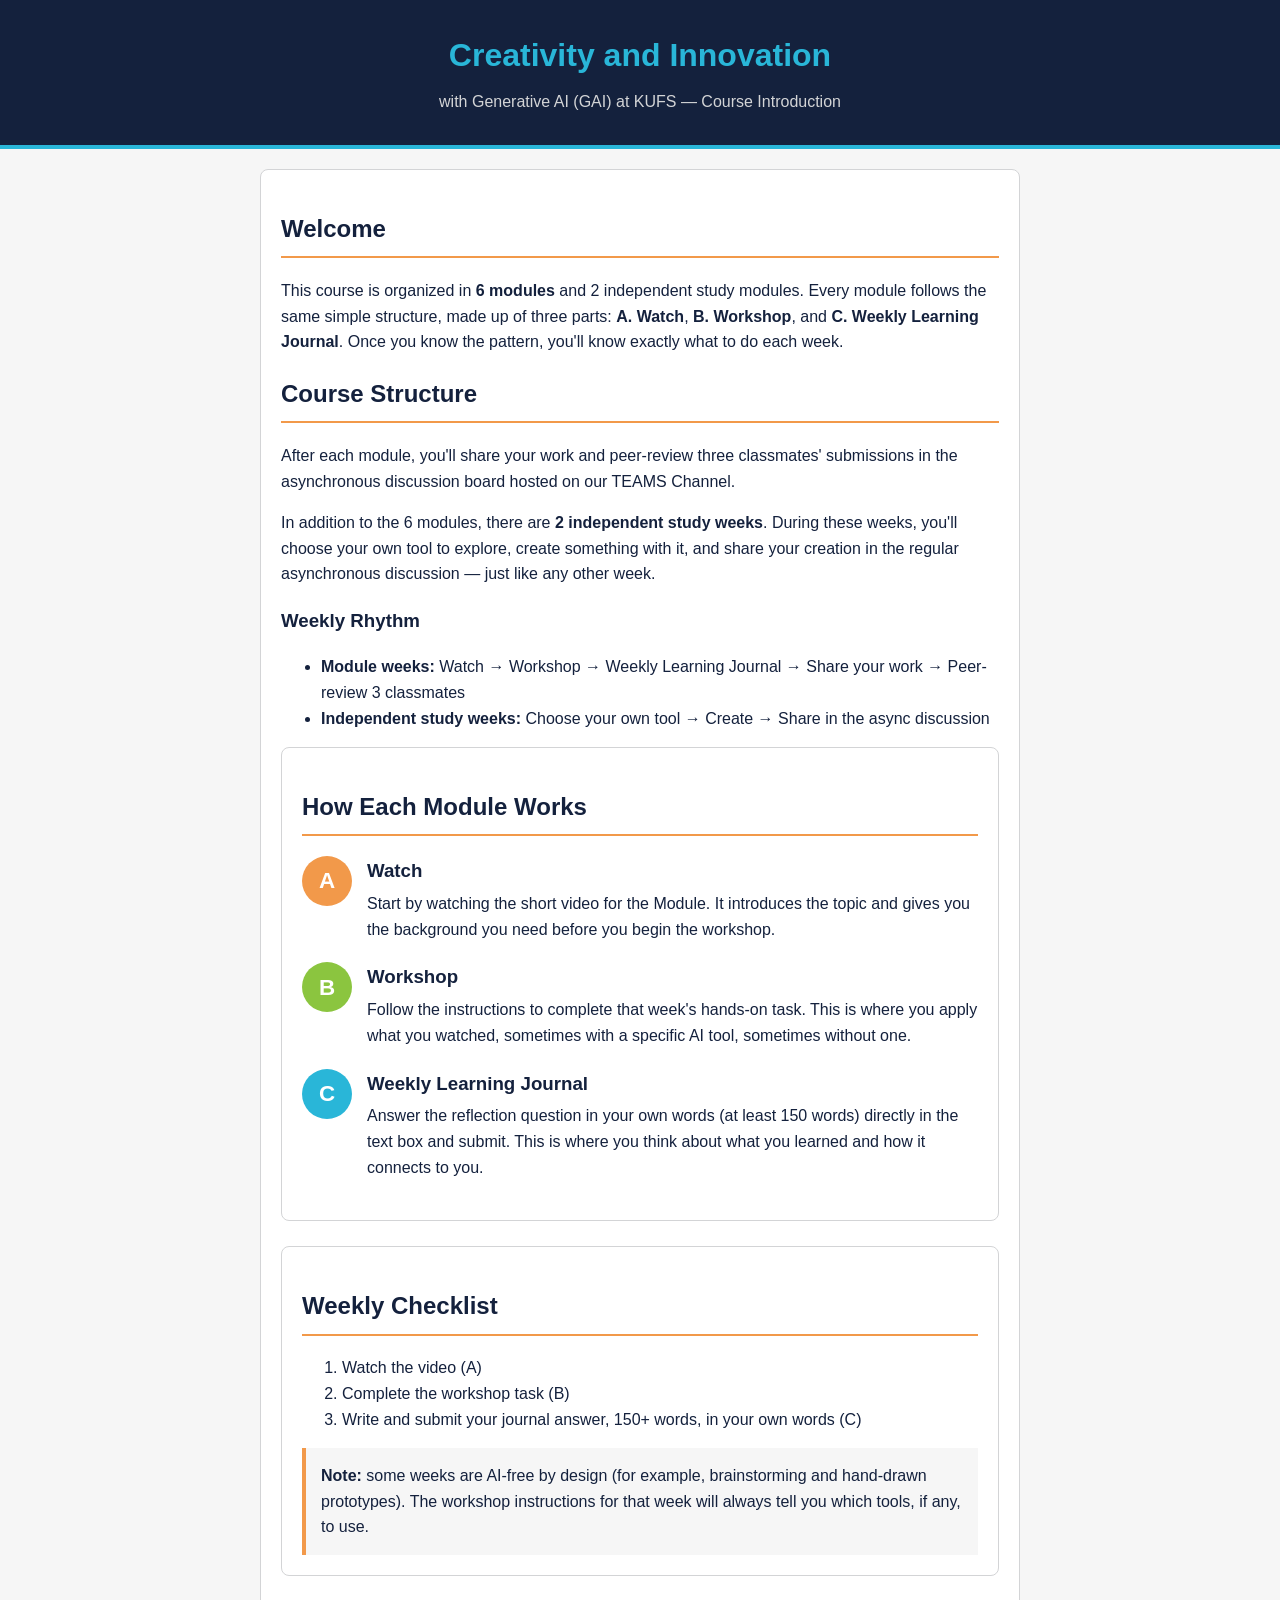
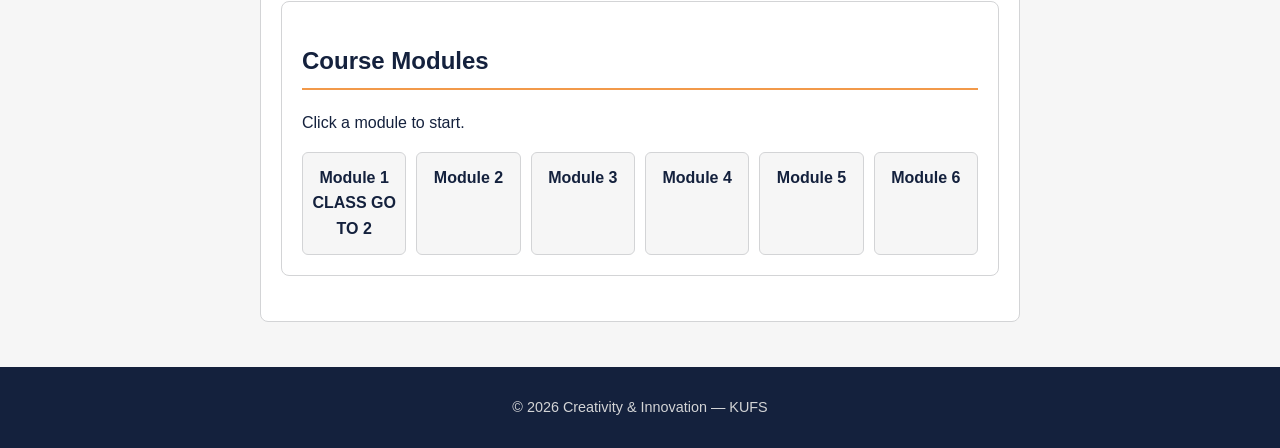
<file: index.html>
<!DOCTYPE html>
<html lang="en">
<head>
  <meta charset="UTF-8">
  <meta name="viewport" content="width=device-width, initial-scale=1.0">
  <title>Course Introduction</title>

  <style>
    /* ==========================================
       COLOR PALETTE (matches KUFS "Creativity and
       Innovation" branding)
       Navy       : #14213d
       Cyan       : #29b6d8
       Lime green : #8bc53f
       Orange     : #f2994a
       Off-white  : #f6f6f6
       ========================================== */

    * {
      box-sizing: border-box;
    }

    body {
      margin: 0;
      font-family: Arial, Helvetica, sans-serif;
      color: #14213d;
      background-color: #f6f6f6;
      line-height: 1.6;
    }

    /* ---------- HEADER ---------- */
    header {
      background-color: #14213d;
      color: #f6f6f6;
      padding: 30px 20px;
      text-align: center;
      border-bottom: 4px solid #29b6d8;
    }

    header h1 {
      margin: 0 0 8px 0;
      color: #29b6d8;
    }

    header p {
      margin: 0;
      color: #d3d4d6;
    }

    /* ---------- MAIN LAYOUT ---------- */
    main {
      max-width: 800px;
      margin: 0 auto;
      padding: 20px;
    }

    article {
      background-color: #ffffff;
      border: 1px solid #d3d4d6;
      border-radius: 8px;
      padding: 20px;
      margin-bottom: 25px;
    }

    article h2 {
      color: #14213d;
      border-bottom: 2px solid #f2994a;
      padding-bottom: 8px;
    }

    /* ---------- ABC EXPLANATION BLOCKS ---------- */
    .abc-block {
      display: flex;
      align-items: flex-start;
      gap: 15px;
      margin-bottom: 20px;
    }

    .abc-letter {
      flex-shrink: 0;
      width: 50px;
      height: 50px;
      border-radius: 50%;
      background-color: #29b6d8;
      color: #ffffff;
      display: flex;
      align-items: center;
      justify-content: center;
      font-size: 1.4em;
      font-weight: bold;
    }

    .abc-block:nth-child(2) .abc-letter {
      background-color: #f2994a;
    }

    .abc-block:nth-child(3) .abc-letter {
      background-color: #8bc53f;
    }

    .abc-block h3 {
      margin: 0 0 5px 0;
    }

    .abc-block p {
      margin: 0;
    }

    /* ---------- WEEK GRID ---------- */
    .week-grid {
      display: grid;
      grid-template-columns: repeat(auto-fill, minmax(100px, 1fr));
      gap: 10px;
      margin-top: 15px;
    }

    .week-grid a {
      display: block;
      text-align: center;
      background-color: #f6f6f6;
      border: 1px solid #d3d4d6;
      border-radius: 6px;
      padding: 12px 5px;
      text-decoration: none;
      color: #14213d;
      font-weight: bold;
      transition: background-color 0.2s;
    }

    .week-grid a:hover {
      background-color: #29b6d8;
      color: #ffffff;
      border-color: #29b6d8;
    }

    /* ---------- NOTE BOX ---------- */
    .note-box {
      background-color: #f6f6f6;
      border-left: 4px solid #f2994a;
      padding: 15px;
      margin-top: 15px;
    }

    .note-box p {
      margin: 0;
    }

    /* ---------- FOOTER ---------- */
    footer {
      background-color: #14213d;
      color: #d3d4d6;
      text-align: center;
      padding: 15px;
      font-size: 0.9em;
    }
  </style>
</head>
<body>

  <!-- ================= HEADER ================= -->
  <header>
    <h1>Creativity and Innovation</h1>
    <p>with Generative AI (GAI) at KUFS &mdash; Course Introduction</p>
  </header>

  <!-- ================= MAIN CONTENT ================= -->
  <main>

    <!-- ---- Welcome ---- -->
    <article>
      <h2>Welcome</h2>
     <p>This course is organized in <strong>6 modules </strong> and 2 independent study modules. Every module follows the same simple structure, made up of three parts: <strong>A. Watch</strong>, <strong>B. Workshop</strong>, and <strong>C. Weekly Learning Journal</strong>. Once you know the pattern, you'll know exactly what to do each week.</p>

<h2>Course Structure</h2>
<p> After each module, you'll share your work and peer-review three classmates' submissions in the asynchronous discussion board hosted on our TEAMS Channel.</p>

<p>In addition to the 6 modules, there are <strong>2 independent study weeks</strong>. During these weeks, you'll choose your own tool to explore, create something with it, and share your creation in the regular asynchronous discussion — just like any other week.</p>

<h3>Weekly Rhythm</h3>
<ul>
  <li><strong>Module weeks:</strong> Watch → Workshop → Weekly Learning Journal → Share your work → Peer-review 3 classmates</li>
  <li><strong>Independent study weeks:</strong> Choose your own tool → Create → Share in the async discussion</li>
</ul>

    <!-- ---- How Each Week Works ---- -->
    <article>
      <h2>How Each Module Works</h2>

      <div class="abc-block">
        <div class="abc-letter">A</div>
        <div>
          <h3>Watch</h3>
          <p>Start by watching the short video for the Module. It introduces the topic and gives you the background you need before you begin the workshop.</p>
        </div>
      </div>

      <div class="abc-block">
        <div class="abc-letter">B</div>
        <div>
          <h3>Workshop</h3>
          <p>Follow the instructions to complete that week's hands-on task. This is where you apply what you watched, sometimes with a specific AI tool, sometimes without one.</p>
        </div>
      </div>

      <div class="abc-block">
        <div class="abc-letter">C</div>
        <div>
          <h3>Weekly Learning Journal</h3>
          <p>Answer the reflection question in your own words (at least 150 words) directly in the text box and submit. This is where you think about what you learned and how it connects to you.</p>
        </div>
      </div>
    </article>

    <!-- ---- Weekly Checklist ---- -->
    <article>
      <h2>Weekly Checklist</h2>
      <ol>
        <li>Watch the video (A)</li>
        <li>Complete the workshop task (B)</li>
        <li>Write and submit your journal answer, 150+ words, in your own words (C)</li>
      </ol>

      <div class="note-box">
        <p><strong>Note:</strong> some weeks are AI-free by design (for example, brainstorming and hand-drawn prototypes). The workshop instructions for that week will always tell you which tools, if any, to use.</p>
      </div>
    </article>

    <!-- ---- Course Weeks ---- -->
    <article>
      <h2>Course Modules</h2>
      <p>Click a module to start.</p>

      <div class="week-grid">
        <a href="week1.html">Module 1 CLASS GO TO 2</a>
        <a href="week2.html">Module 2</a>
        <a href="week3.html">Module 3</a>
        <a href="week4.html">Module 4</a>
        <a href="week5.html">Module 5</a>
        <a href="week6.html">Module 6</a>
     
      </div>
    </article>

  </main>

  <!-- ================= FOOTER ================= -->
  <footer>
    <p>&copy; 2026 Creativity &amp; Innovation — KUFS</p>
  </footer>

</body>
</html>
</file>
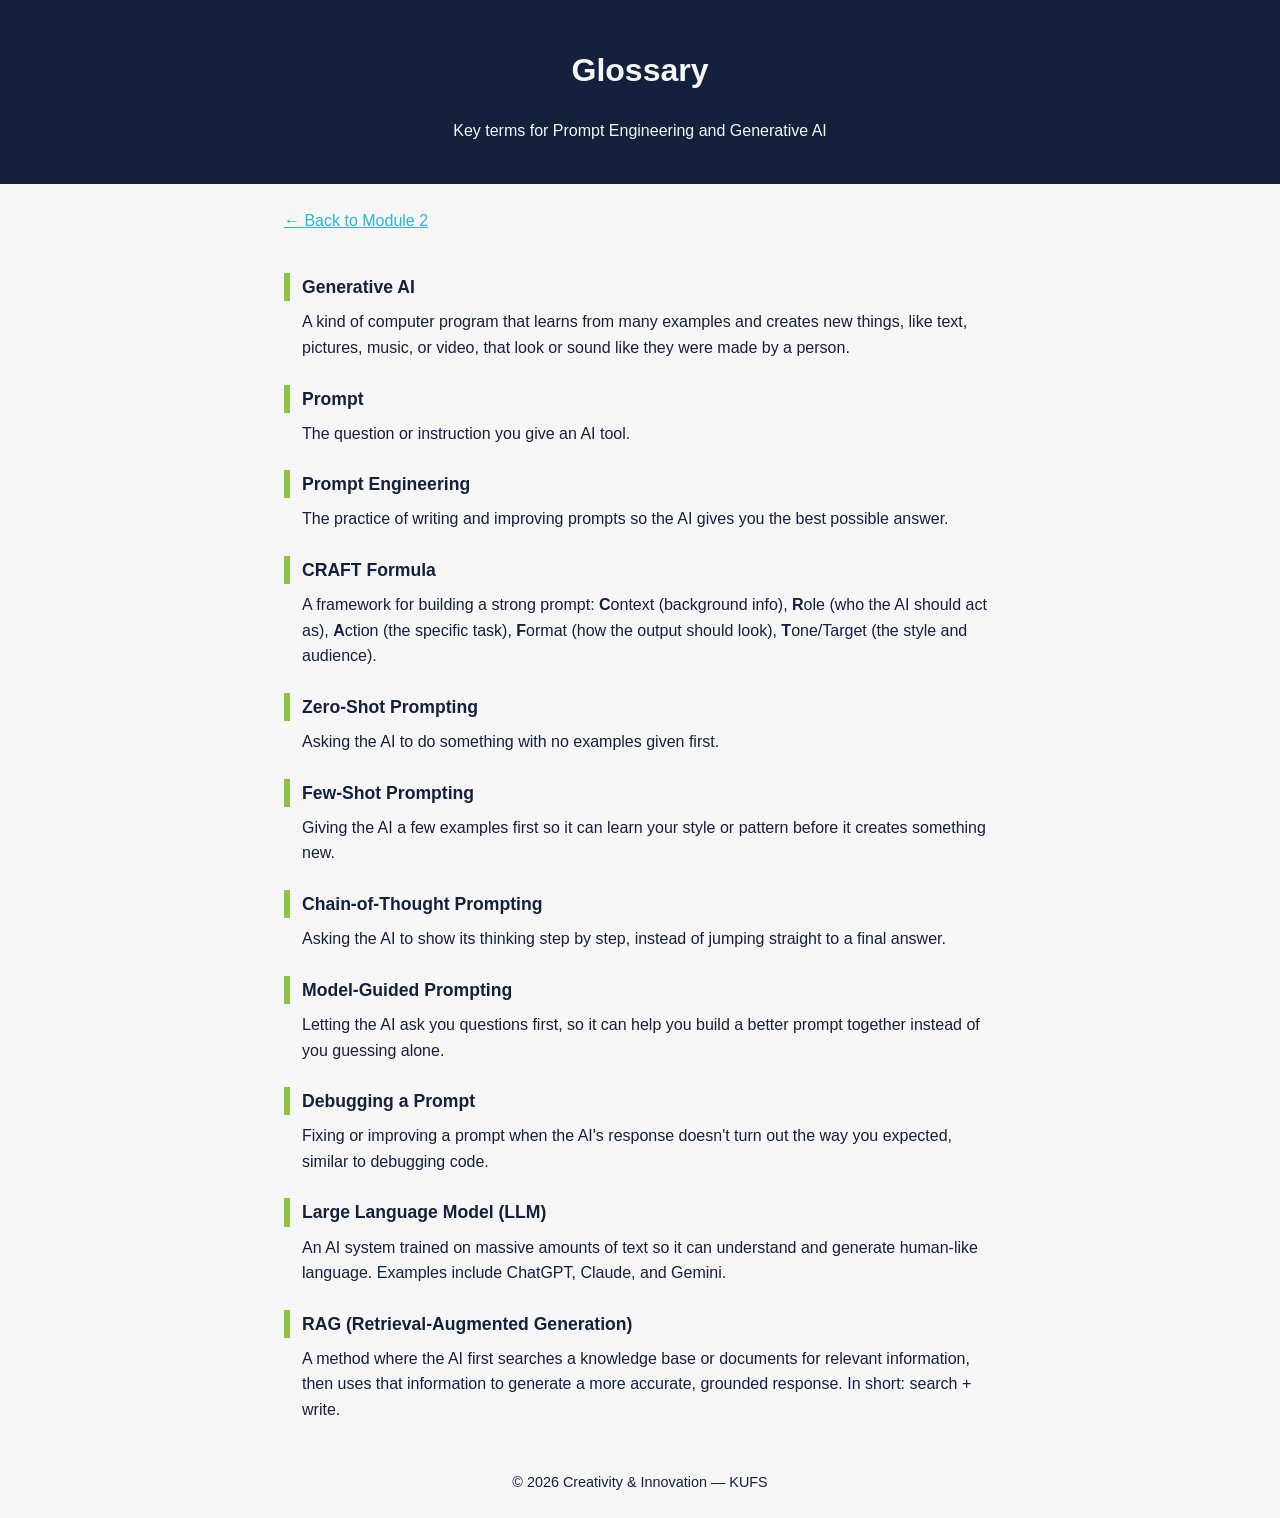
<file: glossary.html>
<!DOCTYPE html>
<html lang="en">
<head>
<meta charset="UTF-8">
<meta name="viewport" content="width=device-width, initial-scale=1.0">
<title>Glossary</title>

<style>
  /* ================================================
     COLOR PALETTE (matches KUFS "Creativity and
     Innovation" branding)
     Navy       : #14213d
     Cyan       : #29b6d8
     Lime green : #8bc53f
     Orange     : #f2994a
     Off-white  : #f6f6f6
     ================================================ */

  * {
    box-sizing: border-box;
  }

  body {
    margin: 0;
    font-family: Arial, Helvetica, sans-serif;
    color: #14213d;
    background-color: #f6f6f6;
    line-height: 1.6;
  }

  header {
    background-color: #14213d;
    color: #f6f6f6;
    padding: 24px;
    text-align: center;
  }

  main {
    max-width: 760px;
    margin: 0 auto;
    padding: 24px;
  }

  a {
    color: #29b6d8;
  }

  .back-link {
    display: inline-block;
    margin-bottom: 16px;
  }

  dl {
    margin: 0;
  }

  dt {
    font-weight: bold;
    font-size: 1.1em;
    color: #14213d;
    border-left: 6px solid #8bc53f;
    padding-left: 12px;
    margin-top: 24px;
  }

  dd {
    margin: 8px 0 0 18px;
  }

  footer {
    text-align: center;
    padding: 24px;
    color: #14213d;
    font-size: 0.9em;
  }
</style>
</head>
<body>

<header>
  <h1>Glossary</h1>
  <p>Key terms for Prompt Engineering and Generative AI</p>
</header>

<main>
  <a class="back-link" href="week2.html">&larr; Back to Module 2</a>

  <dl>
    <dt>Generative AI</dt>
    <dd>A kind of computer program that learns from many examples and creates new things, like text, pictures, music, or video, that look or sound like they were made by a person.</dd>

    <dt>Prompt</dt>
    <dd>The question or instruction you give an AI tool.</dd>

    <dt>Prompt Engineering</dt>
    <dd>The practice of writing and improving prompts so the AI gives you the best possible answer.</dd>

    <dt>CRAFT Formula</dt>
    <dd>A framework for building a strong prompt: <strong>C</strong>ontext (background info), <strong>R</strong>ole (who the AI should act as), <strong>A</strong>ction (the specific task), <strong>F</strong>ormat (how the output should look), <strong>T</strong>one/Target (the style and audience).</dd>

    <dt>Zero-Shot Prompting</dt>
    <dd>Asking the AI to do something with no examples given first.</dd>

    <dt>Few-Shot Prompting</dt>
    <dd>Giving the AI a few examples first so it can learn your style or pattern before it creates something new.</dd>

    <dt>Chain-of-Thought Prompting</dt>
    <dd>Asking the AI to show its thinking step by step, instead of jumping straight to a final answer.</dd>

    <dt>Model-Guided Prompting</dt>
    <dd>Letting the AI ask you questions first, so it can help you build a better prompt together instead of you guessing alone.</dd>

    <dt>Debugging a Prompt</dt>
    <dd>Fixing or improving a prompt when the AI's response doesn't turn out the way you expected, similar to debugging code.</dd>

    <dt>Large Language Model (LLM)</dt>
    <dd>An AI system trained on massive amounts of text so it can understand and generate human-like language. Examples include ChatGPT, Claude, and Gemini.</dd>

    <dt>RAG (Retrieval-Augmented Generation)</dt>
    <dd>A method where the AI first searches a knowledge base or documents for relevant information, then uses that information to generate a more accurate, grounded response. In short: search + write.</dd>
  </dl>
</main>

<footer>
  &copy; 2026 Creativity &amp; Innovation — KUFS
</footer>

</body>
</html>
</file>
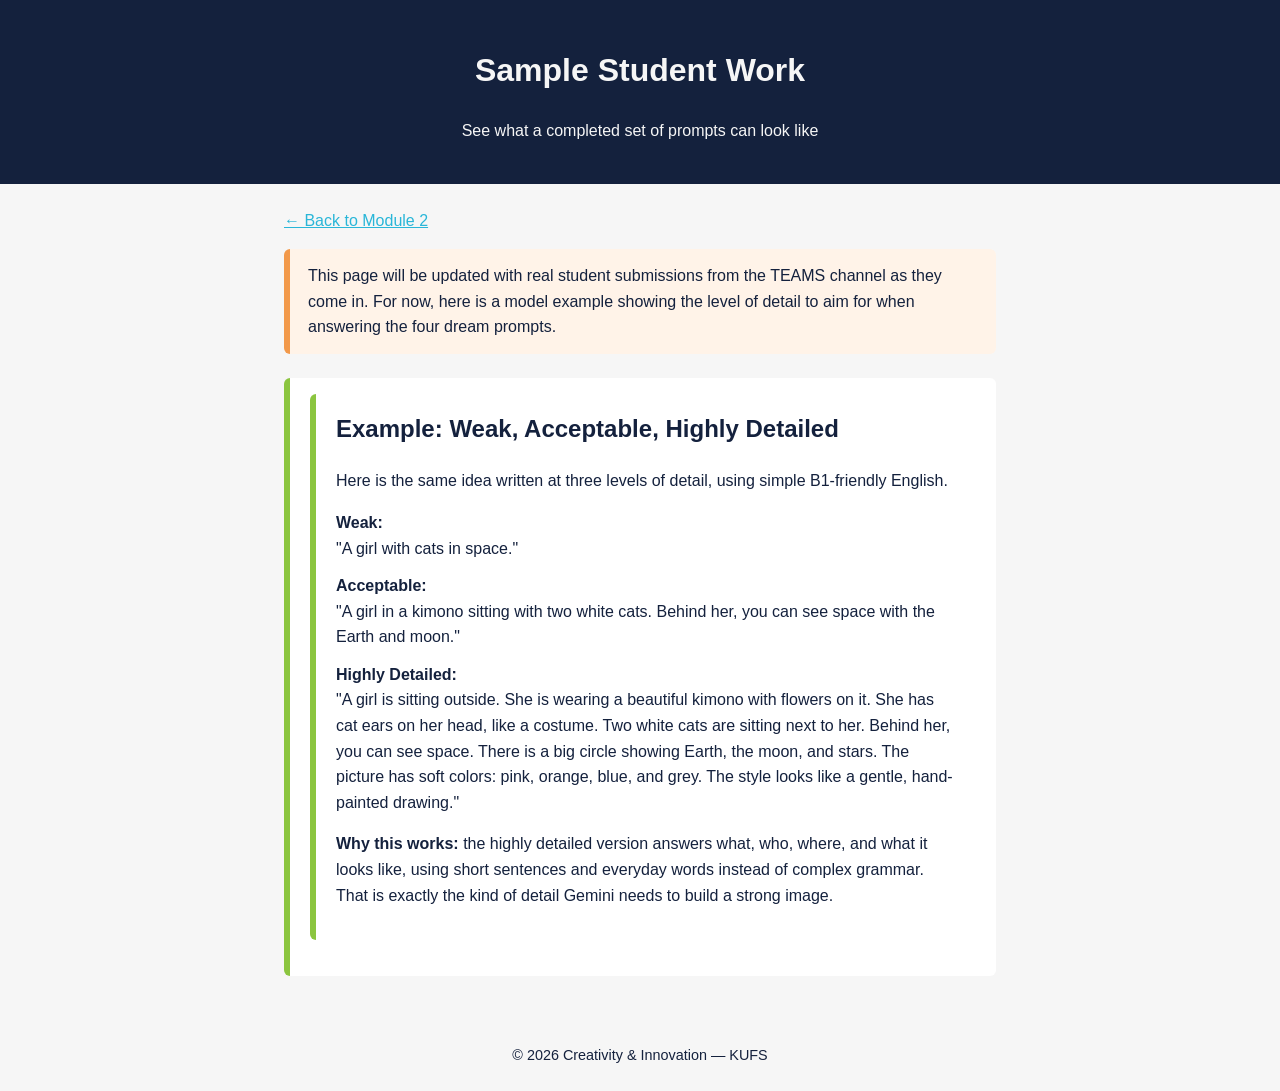
<file: samples.html>
<!DOCTYPE html>
<html lang="en">
<head>
<meta charset="UTF-8">
<meta name="viewport" content="width=device-width, initial-scale=1.0">
<title>Sample Student Work</title>

<style>
  /* ================================================
     COLOR PALETTE (matches KUFS "Creativity and
     Innovation" branding)
     Navy       : #14213d
     Cyan       : #29b6d8
     Lime green : #8bc53f
     Orange     : #f2994a
     Off-white  : #f6f6f6
     ================================================ */

  * {
    box-sizing: border-box;
  }

  body {
    margin: 0;
    font-family: Arial, Helvetica, sans-serif;
    color: #14213d;
    background-color: #f6f6f6;
    line-height: 1.6;
  }

  header {
    background-color: #14213d;
    color: #f6f6f6;
    padding: 24px;
    text-align: center;
  }

  main {
    max-width: 760px;
    margin: 0 auto;
    padding: 24px;
  }

  a {
    color: #29b6d8;
  }

  .back-link {
    display: inline-block;
    margin-bottom: 16px;
  }

  .notice {
    background-color: #fff3e8;
    border-left: 6px solid #f2994a;
    border-radius: 6px;
    padding: 14px 18px;
    margin-bottom: 24px;
  }

  .sample-card {
    background-color: #ffffff;
    border-left: 6px solid #8bc53f;
    border-radius: 6px;
    padding: 16px 20px;
    margin-bottom: 20px;
  }

  .sample-card h2 {
    margin-top: 0;
    color: #14213d;
  }

  .prompt-answer {
    margin: 0 0 12px 0;
  }

  .prompt-answer .q {
    font-weight: bold;
  }

  footer {
    text-align: center;
    padding: 24px;
    color: #14213d;
    font-size: 0.9em;
  }
</style>
</head>
<body>

<header>
  <h1>Sample Student Work</h1>
  <p>See what a completed set of prompts can look like</p>
</header>

<main>
  <a class="back-link" href="week2.html">&larr; Back to Module 2</a>

  <div class="notice">
    This page will be updated with real student submissions from the TEAMS channel as they come in. For now, here is a model example showing the level of detail to aim for when answering the four dream prompts.
  </div>

  <div class="sample-card">
    
  <div class="sample-card">
    <h2>Example: Weak, Acceptable, Highly Detailed</h2>
    <p>Here is the same idea written at three levels of detail, using simple B1-friendly English.</p>

    <p class="prompt-answer">
      <span class="q">Weak:</span><br>
      "A girl with cats in space."
    </p>

    <p class="prompt-answer">
      <span class="q">Acceptable:</span><br>
      "A girl in a kimono sitting with two white cats. Behind her, you can see space with the Earth and moon."
    </p>

    <p class="prompt-answer">
      <span class="q">Highly Detailed:</span><br>
      "A girl is sitting outside. She is wearing a beautiful kimono with flowers on it. She has cat ears on her head, like a costume. Two white cats are sitting next to her. Behind her, you can see space. There is a big circle showing Earth, the moon, and stars. The picture has soft colors: pink, orange, blue, and grey. The style looks like a gentle, hand-painted drawing."
    </p>

    <p><strong>Why this works:</strong> the highly detailed version answers what, who, where, and what it looks like, using short sentences and everyday words instead of complex grammar. That is exactly the kind of detail Gemini needs to build a strong image.</p>
  </div>
</main>

<footer>
  &copy; 2026 Creativity &amp; Innovation — KUFS
</footer>

</body>
</html>
</file>
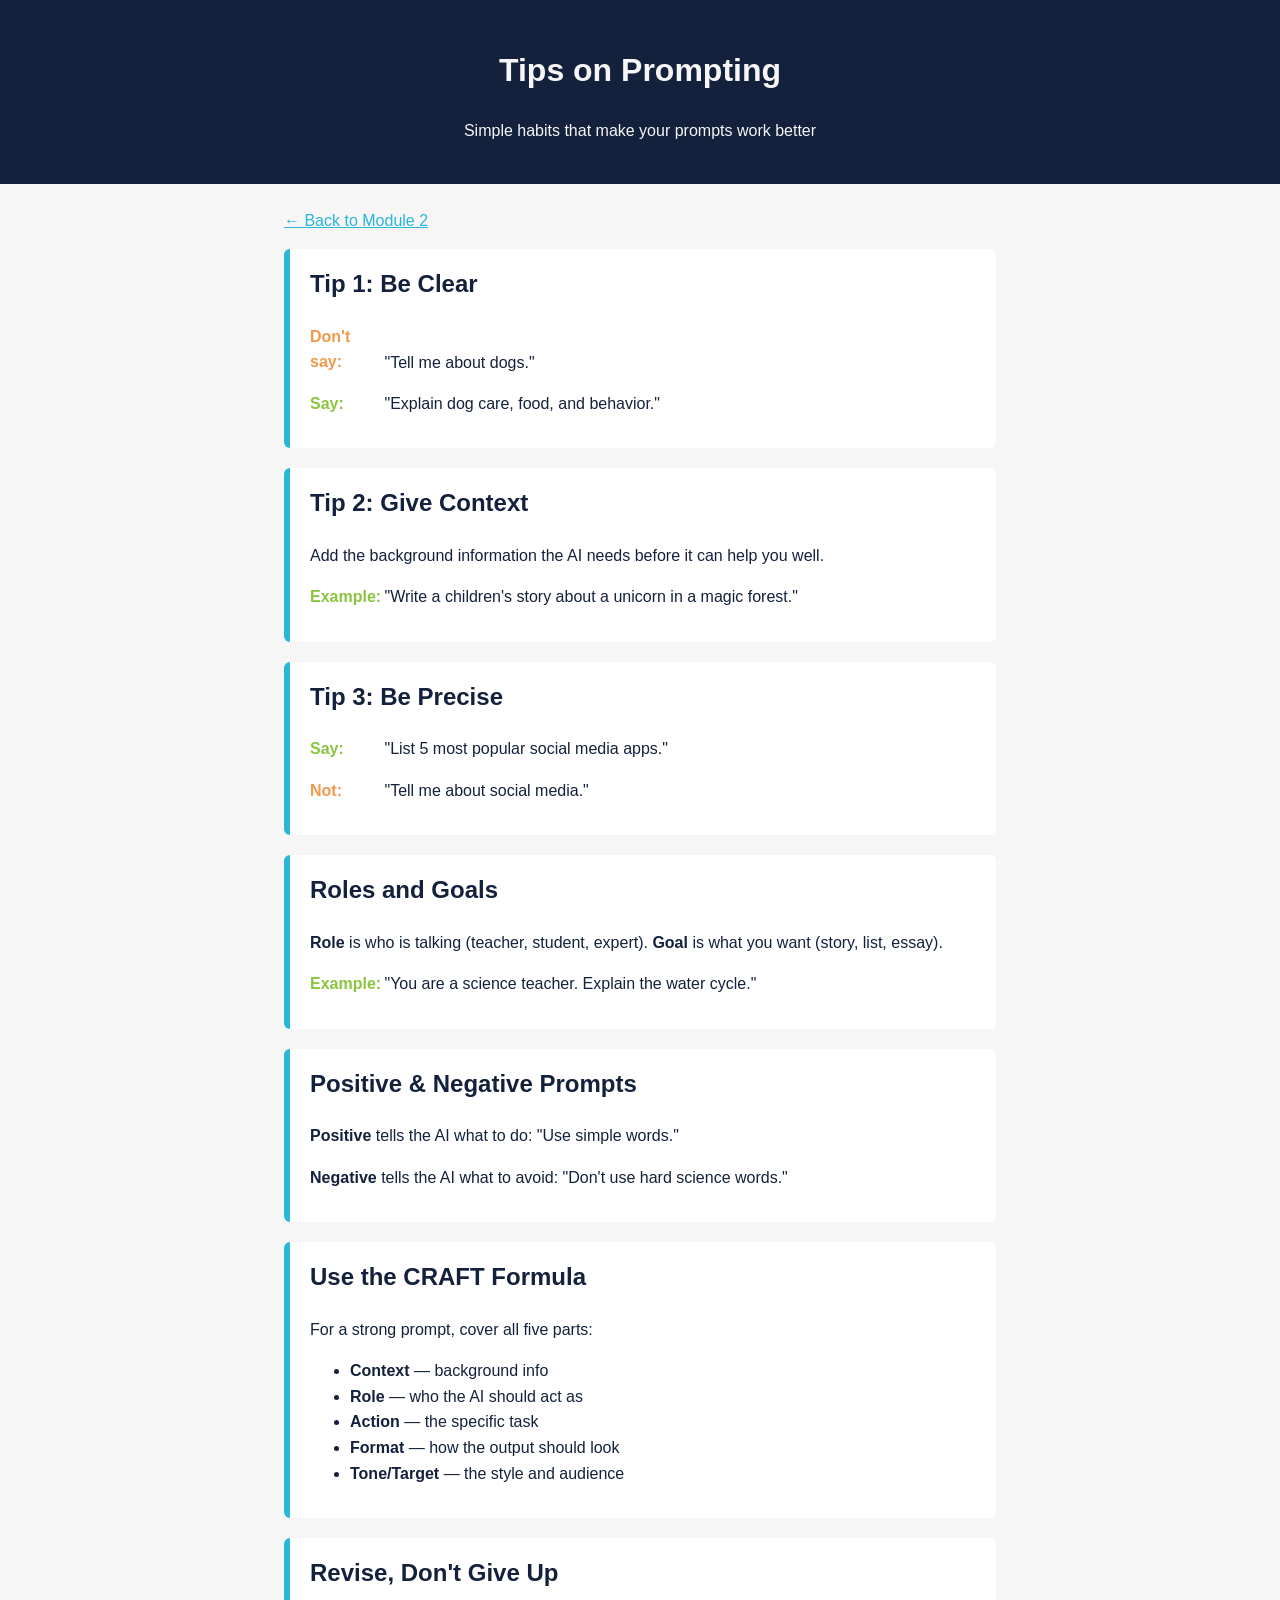
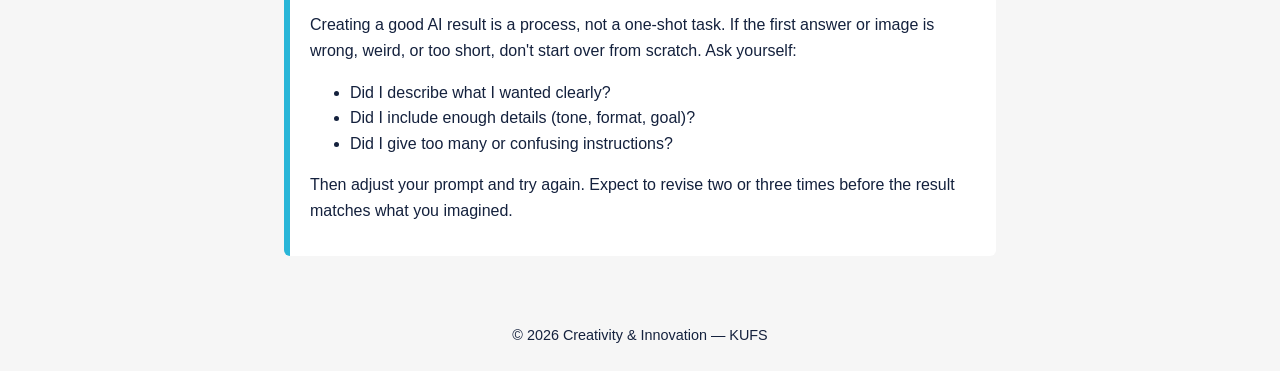
<file: tips.html>
<!DOCTYPE html>
<html lang="en">
<head>
<meta charset="UTF-8">
<meta name="viewport" content="width=device-width, initial-scale=1.0">
<title>Tips on Prompting</title>

<style>
  /* ================================================
     COLOR PALETTE (matches KUFS "Creativity and
     Innovation" branding)
     Navy       : #14213d
     Cyan       : #29b6d8
     Lime green : #8bc53f
     Orange     : #f2994a
     Off-white  : #f6f6f6
     ================================================ */

  * {
    box-sizing: border-box;
  }

  body {
    margin: 0;
    font-family: Arial, Helvetica, sans-serif;
    color: #14213d;
    background-color: #f6f6f6;
    line-height: 1.6;
  }

  header {
    background-color: #14213d;
    color: #f6f6f6;
    padding: 24px;
    text-align: center;
  }

  main {
    max-width: 760px;
    margin: 0 auto;
    padding: 24px;
  }

  a {
    color: #29b6d8;
  }

  .back-link {
    display: inline-block;
    margin-bottom: 16px;
  }

  .tip-card {
    background-color: #ffffff;
    border-left: 6px solid #29b6d8;
    border-radius: 6px;
    padding: 16px 20px;
    margin-bottom: 20px;
  }

  .tip-card h2 {
    margin-top: 0;
    color: #14213d;
  }

  .weak {
    color: #14213d;
  }

  .weak strong, .better strong {
    display: inline-block;
    width: 70px;
  }

  .weak strong {
    color: #f2994a;
  }

  .better strong {
    color: #8bc53f;
  }

  footer {
    text-align: center;
    padding: 24px;
    color: #14213d;
    font-size: 0.9em;
  }
</style>
</head>
<body>

<header>
  <h1>Tips on Prompting</h1>
  <p>Simple habits that make your prompts work better</p>
</header>

<main>
  <a class="back-link" href="week2.html">&larr; Back to Module 2</a>

  <div class="tip-card">
    <h2>Tip 1: Be Clear</h2>
    <p class="weak"><strong>Don't say:</strong> "Tell me about dogs."</p>
    <p class="better"><strong>Say:</strong> "Explain dog care, food, and behavior."</p>
  </div>

  <div class="tip-card">
    <h2>Tip 2: Give Context</h2>
    <p>Add the background information the AI needs before it can help you well.</p>
    <p class="better"><strong>Example:</strong> "Write a children's story about a unicorn in a magic forest."</p>
  </div>

  <div class="tip-card">
    <h2>Tip 3: Be Precise</h2>
    <p class="better"><strong>Say:</strong> "List 5 most popular social media apps."</p>
    <p class="weak"><strong>Not:</strong> "Tell me about social media."</p>
  </div>

  <div class="tip-card">
    <h2>Roles and Goals</h2>
    <p><strong>Role</strong> is who is talking (teacher, student, expert). <strong>Goal</strong> is what you want (story, list, essay).</p>
    <p class="better"><strong>Example:</strong> "You are a science teacher. Explain the water cycle."</p>
  </div>

  <div class="tip-card">
    <h2>Positive &amp; Negative Prompts</h2>
    <p><strong>Positive</strong> tells the AI what to do: "Use simple words."</p>
    <p><strong>Negative</strong> tells the AI what to avoid: "Don't use hard science words."</p>
  </div>

  <div class="tip-card">
    <h2>Use the CRAFT Formula</h2>
    <p>For a strong prompt, cover all five parts:</p>
    <ul>
      <li><strong>Context</strong> — background info</li>
      <li><strong>Role</strong> — who the AI should act as</li>
      <li><strong>Action</strong> — the specific task</li>
      <li><strong>Format</strong> — how the output should look</li>
      <li><strong>Tone/Target</strong> — the style and audience</li>
    </ul>
  </div>

  <div class="tip-card">
    <h2>Revise, Don't Give Up</h2>
    <p>Creating a good AI result is a process, not a one-shot task. If the first answer or image is wrong, weird, or too short, don't start over from scratch. Ask yourself:</p>
    <ul>
      <li>Did I describe what I wanted clearly?</li>
      <li>Did I include enough details (tone, format, goal)?</li>
      <li>Did I give too many or confusing instructions?</li>
    </ul>
    <p>Then adjust your prompt and try again. Expect to revise two or three times before the result matches what you imagined.</p>
  </div>
</main>

<footer>
  &copy; 2026 Creativity &amp; Innovation — KUFS
</footer>

</body>
</html>
</file>
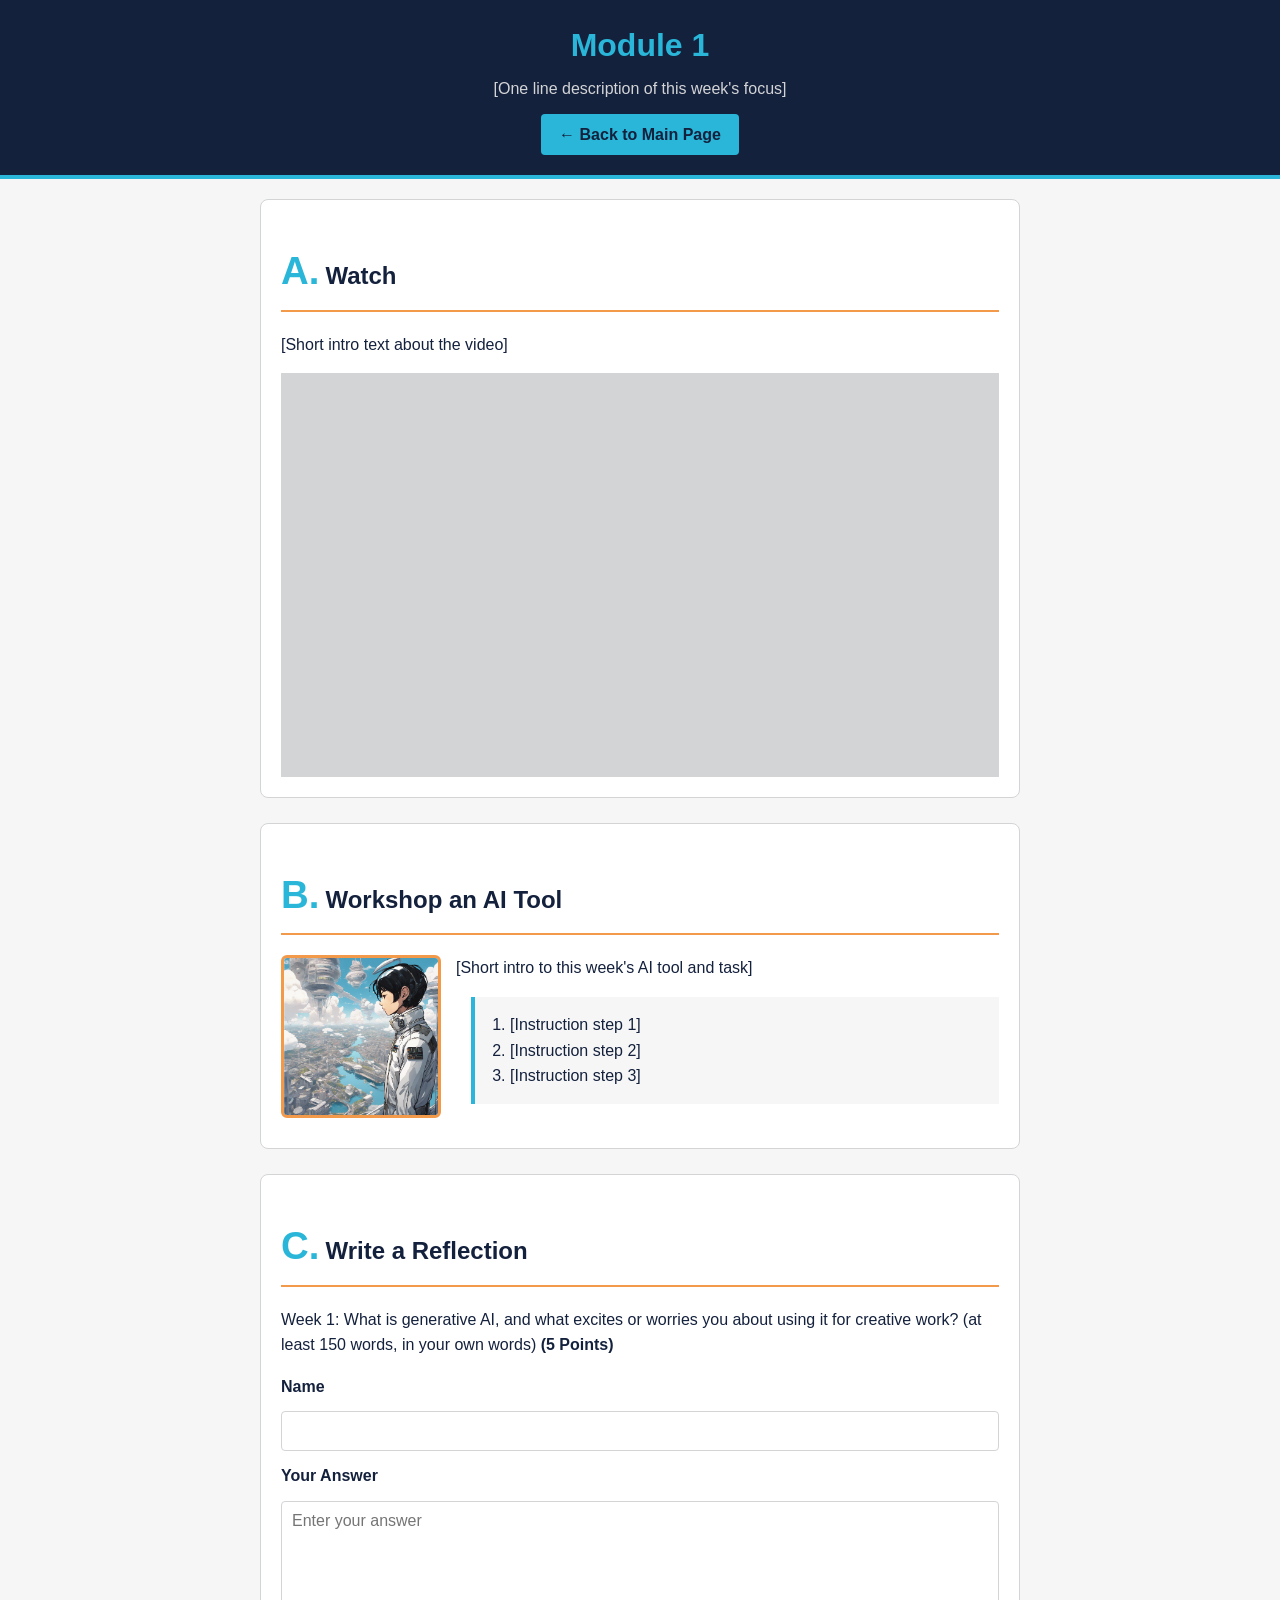
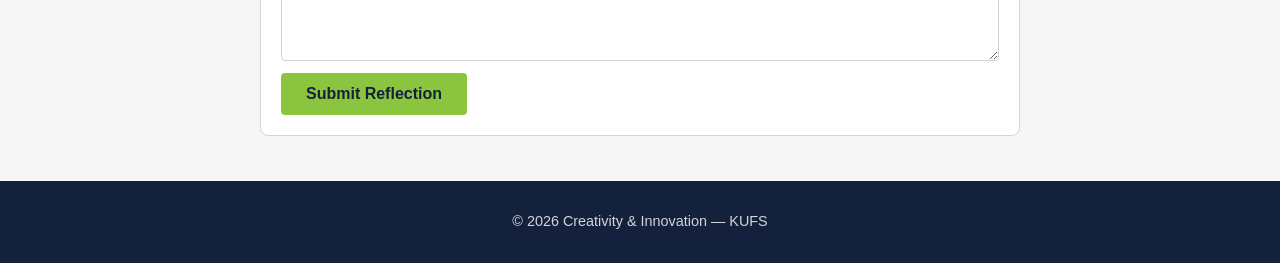
<file: week1.html>
<!DOCTYPE html>
<html lang="en">
<head>
  <meta charset="UTF-8">
  <meta name="viewport" content="width=device-width, initial-scale=1.0">
  <title>Module 1</title>

  <style>
    /* ==========================================
       COLOR PALETTE (matches KUFS "Creativity and
       Innovation" branding)
       Navy       : #14213d
       Cyan       : #29b6d8
       Lime green : #8bc53f
       Orange     : #f2994a
       Off-white  : #f6f6f6
       ========================================== */

    * {
      box-sizing: border-box;
    }

    body {
      margin: 0;
      font-family: Arial, Helvetica, sans-serif;
      color: #14213d;
      background-color: #f6f6f6;
      line-height: 1.6;
    }

    /* ---------- HEADER ---------- */
    header {
      background-color: #14213d;
      color: #f6f6f6;
      padding: 20px;
      text-align: center;
      border-bottom: 4px solid #29b6d8;
    }

    header h1 {
      margin: 0 0 5px 0;
      color: #29b6d8;
    }

    header p {
      margin: 0;
      color: #d3d4d6;
    }

    /* ---------- MAIN LAYOUT ---------- */
    main {
      max-width: 800px;
      margin: 0 auto;
      padding: 20px;
    }

    /* Each <article> is one section block on the page */
    article {
      background-color: #ffffff;
      border: 1px solid #d3d4d6;
      border-radius: 8px;
      padding: 20px;
      margin-bottom: 25px;
    }

    article h2 {
      color: #14213d;
      border-bottom: 2px solid #f2994a;
      padding-bottom: 8px;
    }

    .section-letter {
      font-size: 1.6em;
      margin-right: 6px;
      color: #29b6d8;
    }

    /* ---------- WATCH SECTION (video) ---------- */
    .video-wrapper {
      position: relative;
      width: 100%;
      padding-top: 56.25%; /* 16:9 aspect ratio */
      margin-top: 15px;
      background-color: #d3d4d6; /* placeholder color until a video is added */
    }

    .video-wrapper iframe {
      position: absolute;
      top: 0;
      left: 0;
      width: 100%;
      height: 100%;
      border: none;
      border-radius: 6px;
    }

    /* ---------- WORKSHOP SECTION (instructions + tools + image) ---------- */
    .workshop-image {
      float: left;
      width: 160px;
      height: auto;
      border-radius: 6px;
      margin: 0 15px 10px 0;
      border: 3px solid #f2994a;
    }

    .clearfix::after {
      content: "";
      display: table;
      clear: both;
    }

    .instructions-list {
      background-color: #f6f6f6;
      padding: 15px 15px 15px 35px;
      border-left: 4px solid #29b6d8;
      margin-left: 190px; /* image width (160px) + margin-right (15px) + a little breathing room */
    }

    /* ---------- WEEKLY LEARNING JOURNAL SECTION (submission form) ---------- */
    form {
      display: flex;
      flex-direction: column;
      gap: 12px;
      margin-top: 15px;
    }

    label {
      font-weight: bold;
    }

    input[type="text"],
    input[type="email"],
    input[type="url"],
    textarea {
      padding: 10px;
      border: 1px solid #d3d4d6;
      border-radius: 4px;
      font-family: inherit;
      font-size: 1em;
    }

    textarea {
      resize: vertical;
      min-height: 160px;
    }

    button {
      background-color: #8bc53f;
      color: #14213d;
      border: none;
      padding: 12px;
      border-radius: 4px;
      font-size: 1em;
      font-weight: bold;
      cursor: pointer;
      align-self: flex-start;
      padding-left: 25px;
      padding-right: 25px;
    }

    button:hover {
      background-color: #74a832;
    }

    /* ---------- FOOTER ---------- */
    footer {
      background-color: #14213d;
      color: #d3d4d6;
      text-align: center;
      padding: 15px;
      font-size: 0.9em;
    }

    /* ---------- BACK TO MAIN PAGE BUTTON ---------- */
    .back-button {
      display: inline-block;
      margin-top: 12px;
      padding: 8px 18px;
      background-color: #29b6d8;
      color: #14213d;
      text-decoration: none;
      font-weight: bold;
      border-radius: 4px;
      transition: background-color 0.2s ease;
    }

    .back-button:hover {
      background-color: #1f8ba8;
      color: #f6f6f6;
    }
  </style>
</head>
<body>

  <!-- ================= HEADER ================= -->
  <header>
    <h1>Module 1</h1>
    <p>[One line description of this week's focus]</p>
    <a href="index.html" class="back-button">&larr; Back to Main Page</a>
  </header>

  <!-- ================= MAIN CONTENT ================= -->
  <main>

    <!-- ---- WATCH ---- -->
    <article>
      <h2><span class="section-letter">A.</span>Watch</h2>
      <p>[Short intro text about the video]</p>

      <div class="video-wrapper">
        <!-- To change the video, replace the ID after /embed/ with a new YouTube video ID -->
       <iframe
  src="https://www.youtube.com/embed/eA6uXOOnJj0"
  title="Module 1 Video"
  allowfullscreen>
</iframe>
      </div>
    </article>

    <!-- ---- WORKSHOP AN AI TOOL  CHANGE MODULE PICTURE HERE!!!!  ---- -->
    <article class="clearfix">
      <h2><span class="section-letter">B.</span>Workshop an AI Tool</h2>

      <div class="workshop-header clearfix">
        <img src="ModuleOneImage.png" alt="[man in futurist setting]" class="workshop-image">
        <p class="workshop-intro">[Short intro to this week's AI tool and task]</p>

        <ol class="instructions-list">
          <li>[Instruction step 1]</li>
          <li>[Instruction step 2]</li>
          <li>[Instruction step 3]</li>
        </ol>
      </div>

    </article>

    <!-- ---- WRITE A REFLECTION ---- -->
    <article>
      <h2><span class="section-letter">C.</span>Write a Reflection</h2>
      <p>Week 1: What is generative AI, and what excites or worries you about using it for creative work? (at least 150 words, in your own words) <strong>(5 Points)</strong></p>

      <!--
        Beginner note: this form does not send data anywhere yet.
        Connect action="" to a Google Form link, Formspree, or your LMS
        when you are ready to make submission live.
      -->
      <form action="#" method="post">

        <label for="student-name">Name</label>
        <input type="text" id="student-name" name="student-name" required>

        <label for="journal-answer">Your Answer</label>
        <textarea id="journal-answer" name="journal-answer" placeholder="Enter your answer" required></textarea>

        <button type="submit">Submit Reflection</button>
      </form>
    </article>

  </main>

  <!-- ================= FOOTER ================= -->
  <footer>
    <p>&copy; 2026 Creativity &amp; Innovation — KUFS</p>
  </footer>

</body>
</html>
</file>
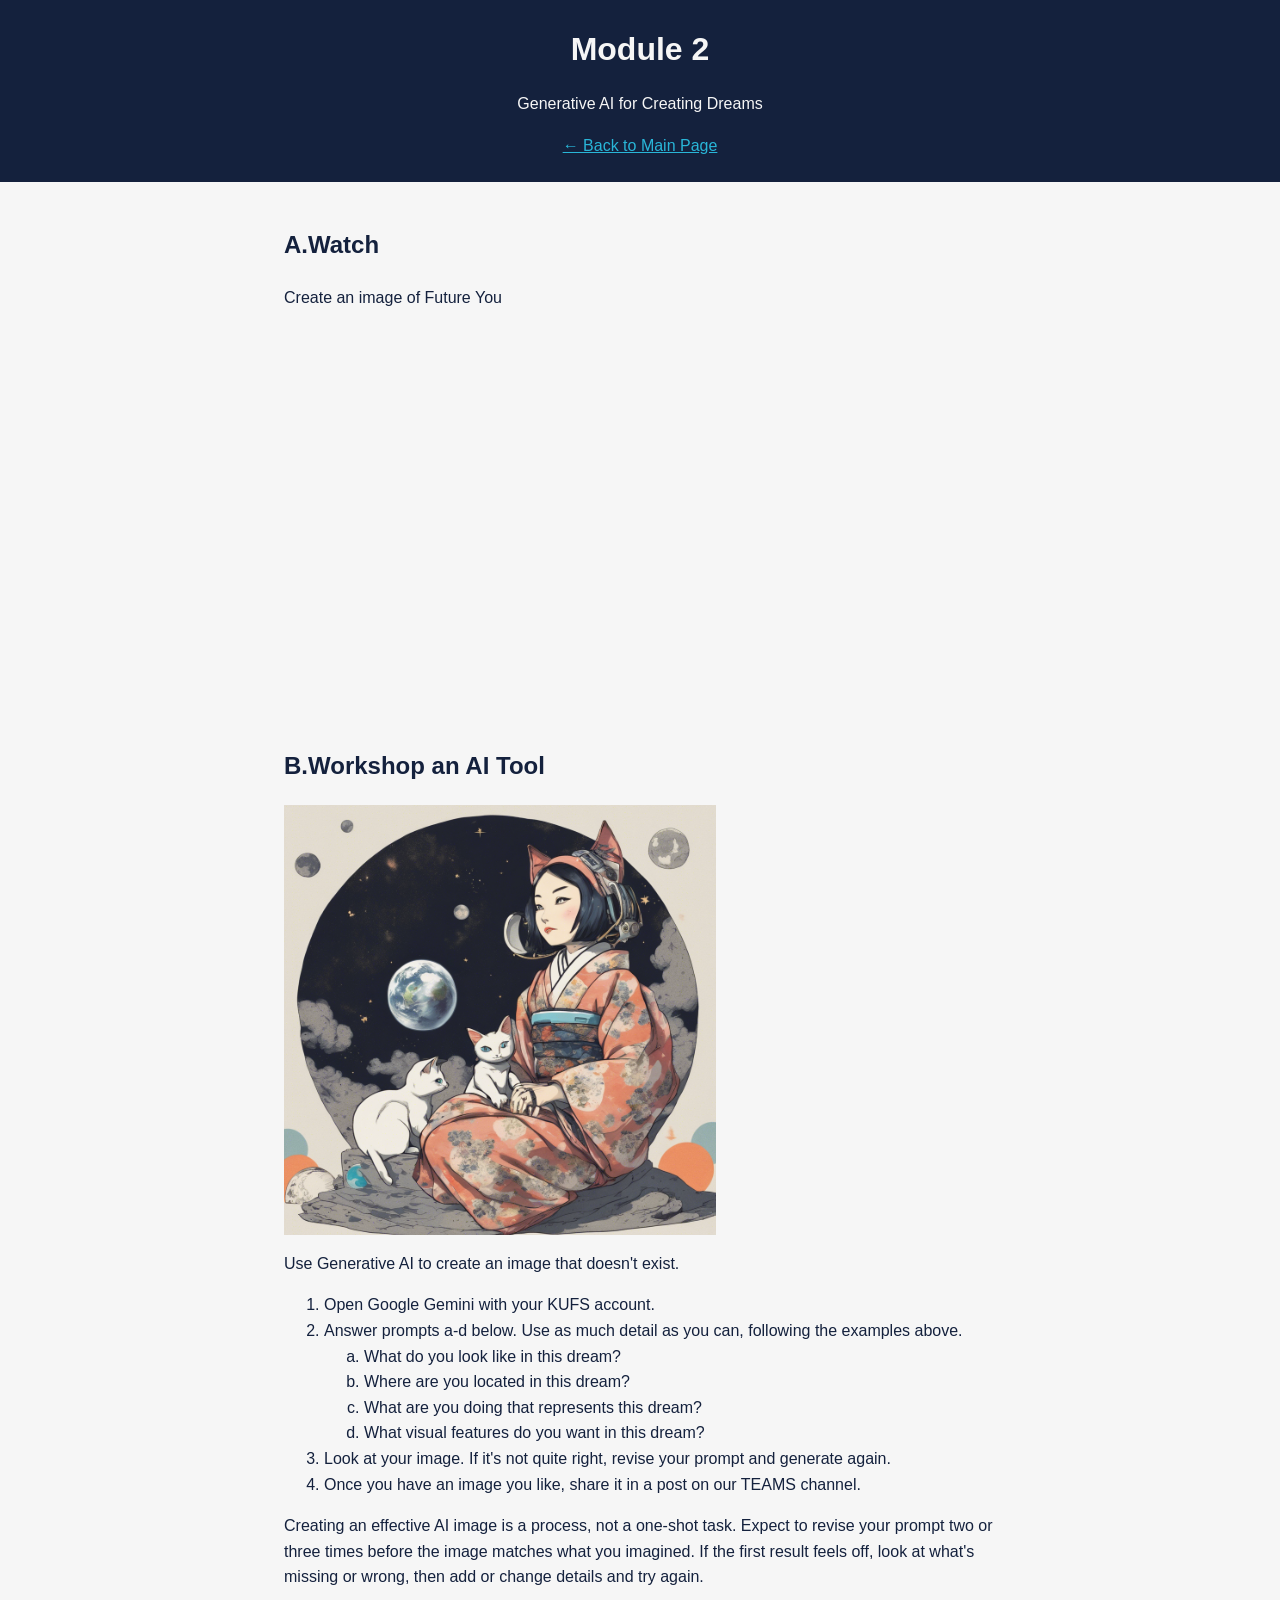
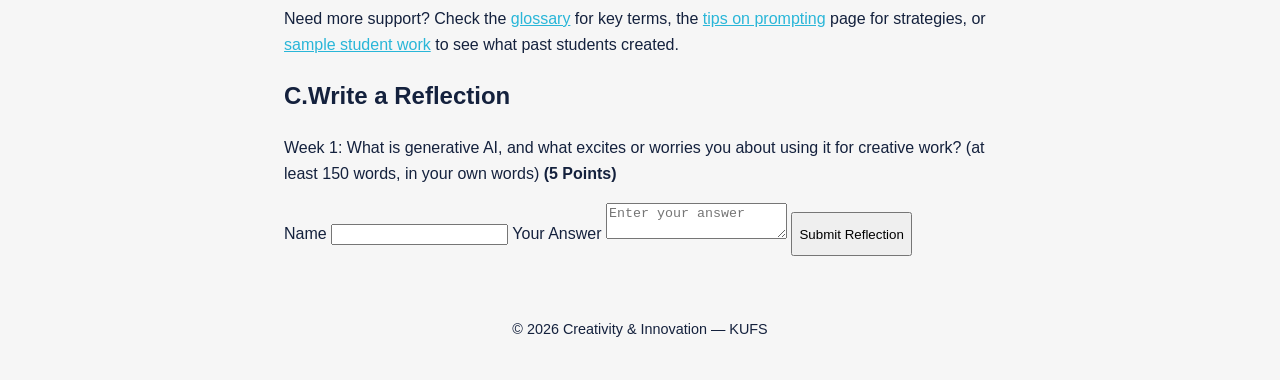
<file: week2.html>
<!DOCTYPE html>
<html lang="en">
<head>
  <meta charset="UTF-8">
  <meta name="viewport" content="width=device-width, initial-scale=1.0">
  <title>Module 2</title>
  <link rel="stylesheet" href="style.css">
</head>
<body>

  <!-- ================= HEADER ================= -->
  <header class="accent">
    <h1>Module 2</h1>
    <p>Generative AI for Creating Dreams</p>
    <a href="index.html" class="back-button">&larr; Back to Main Page</a>
  </header>

  <!-- ================= MAIN CONTENT ================= -->
  <main>

    <!-- ---- WATCH ---- -->
    <article>
      <h2><span class="section-letter">A.</span>Watch</h2>
      <p>Create an image of Future You</p>

      <!-- To change the video, replace the ID after /embed/ with a new YouTube video ID -->
      <div class="video-wrapper">
        <iframe
          src="https://www.youtube.com/embed/5Yltw7GLPtU"
          title="Module 2 Video"
          allow="accelerometer; autoplay; clipboard-write; encrypted-media; gyroscope; picture-in-picture"
          allowfullscreen>
        </iframe>
      </div>
    </article>

    <!-- ---- WORKSHOP AN AI TOOL  CHANGE MODULE PICTURE HERE!!!!  ---- -->
    <article class="clearfix">
      <h2><span class="section-letter">B.</span>Workshop an AI Tool</h2>

      <div class="workshop-header clearfix">
        <img src="Spacecatwomen.png" alt="woman in futurist kimono setting" class="workshop-image">

        <p class="workshop-intro">Use Generative AI to create an image that doesn't exist.</p>
<ol class="instructions-list">
          <li>Open Google Gemini with your KUFS account.</li>
          <li>Answer prompts a-d below. Use as much detail as you can, following the examples above.
            <ol type="a">
              <li>What do you look like in this dream?</li>
              <li>Where are you located in this dream?</li>
              <li>What are you doing that represents this dream?</li>
              <li>What visual features do you want in this dream?</li>
            </ol>
          </li>
          <li>Look at your image. If it's not quite right, revise your prompt and generate again.</li>
          <li>Once you have an image you like, share it in a post on our TEAMS channel.</li>
        </ol>
      
        <p>Creating an effective AI image is a process, not a one-shot task. Expect to revise your prompt two or three times before the image matches what you imagined. If the first result feels off, look at what's missing or wrong, then add or change details and try again.</p>

        <p>Need more support? Check the <a href="glossary.html">glossary</a> for key terms, the <a href="tips.html">tips on prompting</a> page for strategies, or <a href="samples.html">sample student work</a> to see what past students created.</p>
      </div>
    </article>

    <!-- ---- WRITE A REFLECTION ---- -->
    <article>
      <h2><span class="section-letter">C.</span>Write a Reflection</h2>
      <p>Week 1: What is generative AI, and what excites or worries you about using it for creative work? (at least 150 words, in your own words) <strong>(5 Points)</strong></p>

      <!--
        Beginner note: this form does not send data anywhere yet.
        Connect action="" to a Google Form link, Formspree, or your LMS
        when you are ready to make submission live.
      -->
      <form action="#" method="post">

        <label for="student-name">Name</label>
        <input type="text" id="student-name" name="student-name" required>

        <label for="journal-answer">Your Answer</label>
        <textarea id="journal-answer" name="journal-answer" placeholder="Enter your answer" required></textarea>

        <button type="submit">Submit Reflection</button>
      </form>
    </article>

  </main>

  <!-- ================= FOOTER ================= -->
  <footer>
    <p>&copy; 2026 Creativity &amp; Innovation — KUFS</p>
  </footer>

</body>
</html>
</file>
<file: style.css>
/* ================================================
   COLOR PALETTE (matches KUFS "Creativity and
   Innovation" branding)
   Navy       : #14213d
   Cyan       : #29b6d8
   Lime green : #8bc53f
   Orange     : #f2994a
   Off-white  : #f6f6f6
   ================================================ */

* {
  box-sizing: border-box;
}

body {
  margin: 0;
  font-family: Arial, Helvetica, sans-serif;
  color: #14213d;
  background-color: #f6f6f6;
  line-height: 1.6;
}

/* ---------- Header ---------- */

header {
  background-color: #14213d;
  color: #f6f6f6;
  padding: 24px;
  text-align: center;
}

header h1 {
  margin: 0 0 8px 0;
}

/* ---------- Main content area ---------- */

main {
  max-width: 760px;
  width: 100%;
  margin: 0 auto;
  padding: 24px;
}

a {
  color: #29b6d8;
}

.back-link {
  display: inline-block;
  margin-bottom: 16px;
  min-height: 44px;
  line-height: 44px;
}

/* ---------- Responsive images ---------- */

img {
  max-width: 100%;
  height: auto;
  display: block;
}

/* ---------- Responsive video/iframe embeds ---------- */

.video-wrapper {
  position: relative;
  width: 100%;
  padding-top: 56.25%; /* 16:9 aspect ratio */
  height: 0;
  overflow: hidden;
}

.video-wrapper iframe {
  position: absolute;
  top: 0;
  left: 0;
  width: 100%;
  height: 100%;
  border: 0;
}

/* ---------- Glossary ---------- */

dl {
  margin: 0;
}

dt {
  font-weight: bold;
  font-size: 1.1em;
  color: #14213d;
  border-left: 6px solid #8bc53f;
  padding-left: 12px;
  margin-top: 24px;
}

dd {
  margin: 8px 0 0 18px;
}

/* ---------- Tip cards (tips.html) ---------- */

.tip-card {
  background-color: #ffffff;
  border-left: 6px solid #29b6d8;
  border-radius: 6px;
  padding: 16px 20px;
  margin-bottom: 20px;
}

.tip-card h2 {
  margin-top: 0;
  color: #14213d;
}

.weak strong,
.better strong {
  display: inline-block;
  width: 70px;
}

.weak strong {
  color: #f2994a;
}

.better strong {
  color: #8bc53f;
}

/* ---------- Sample cards (samples.html) ---------- */

.sample-card {
  background-color: #ffffff;
  border-left: 6px solid #8bc53f;
  border-radius: 6px;
  padding: 16px 20px;
  margin-bottom: 20px;
}

.sample-card h2 {
  margin-top: 0;
  color: #14213d;
}

.prompt-answer {
  margin: 0 0 12px 0;
}

.prompt-answer .q {
  font-weight: bold;
}

/* ---------- Notice box ---------- */

.notice {
  background-color: #fff3e8;
  border-left: 6px solid #f2994a;
  border-radius: 6px;
  padding: 14px 18px;
  margin-bottom: 24px;
}

/* ---------- Footer ---------- */

footer {
  text-align: center;
  padding: 24px;
  color: #14213d;
  font-size: 0.9em;
}

/* ---------- Touch-friendly tap targets ---------- */

a,
button {
  min-height: 44px;
}

/* ---------- Small-screen adjustments ---------- */

@media (max-width: 600px) {
  main {
    padding: 16px;
  }

  header {
    padding: 16px;
  }

  header h1 {
    font-size: 1.4em;
  }

  dt,
  .tip-card h2,
  .sample-card h2 {
    font-size: 1em;
  }

  .tip-card,
  .sample-card,
  .notice {
    padding: 12px 14px;
  }
}
</file>
